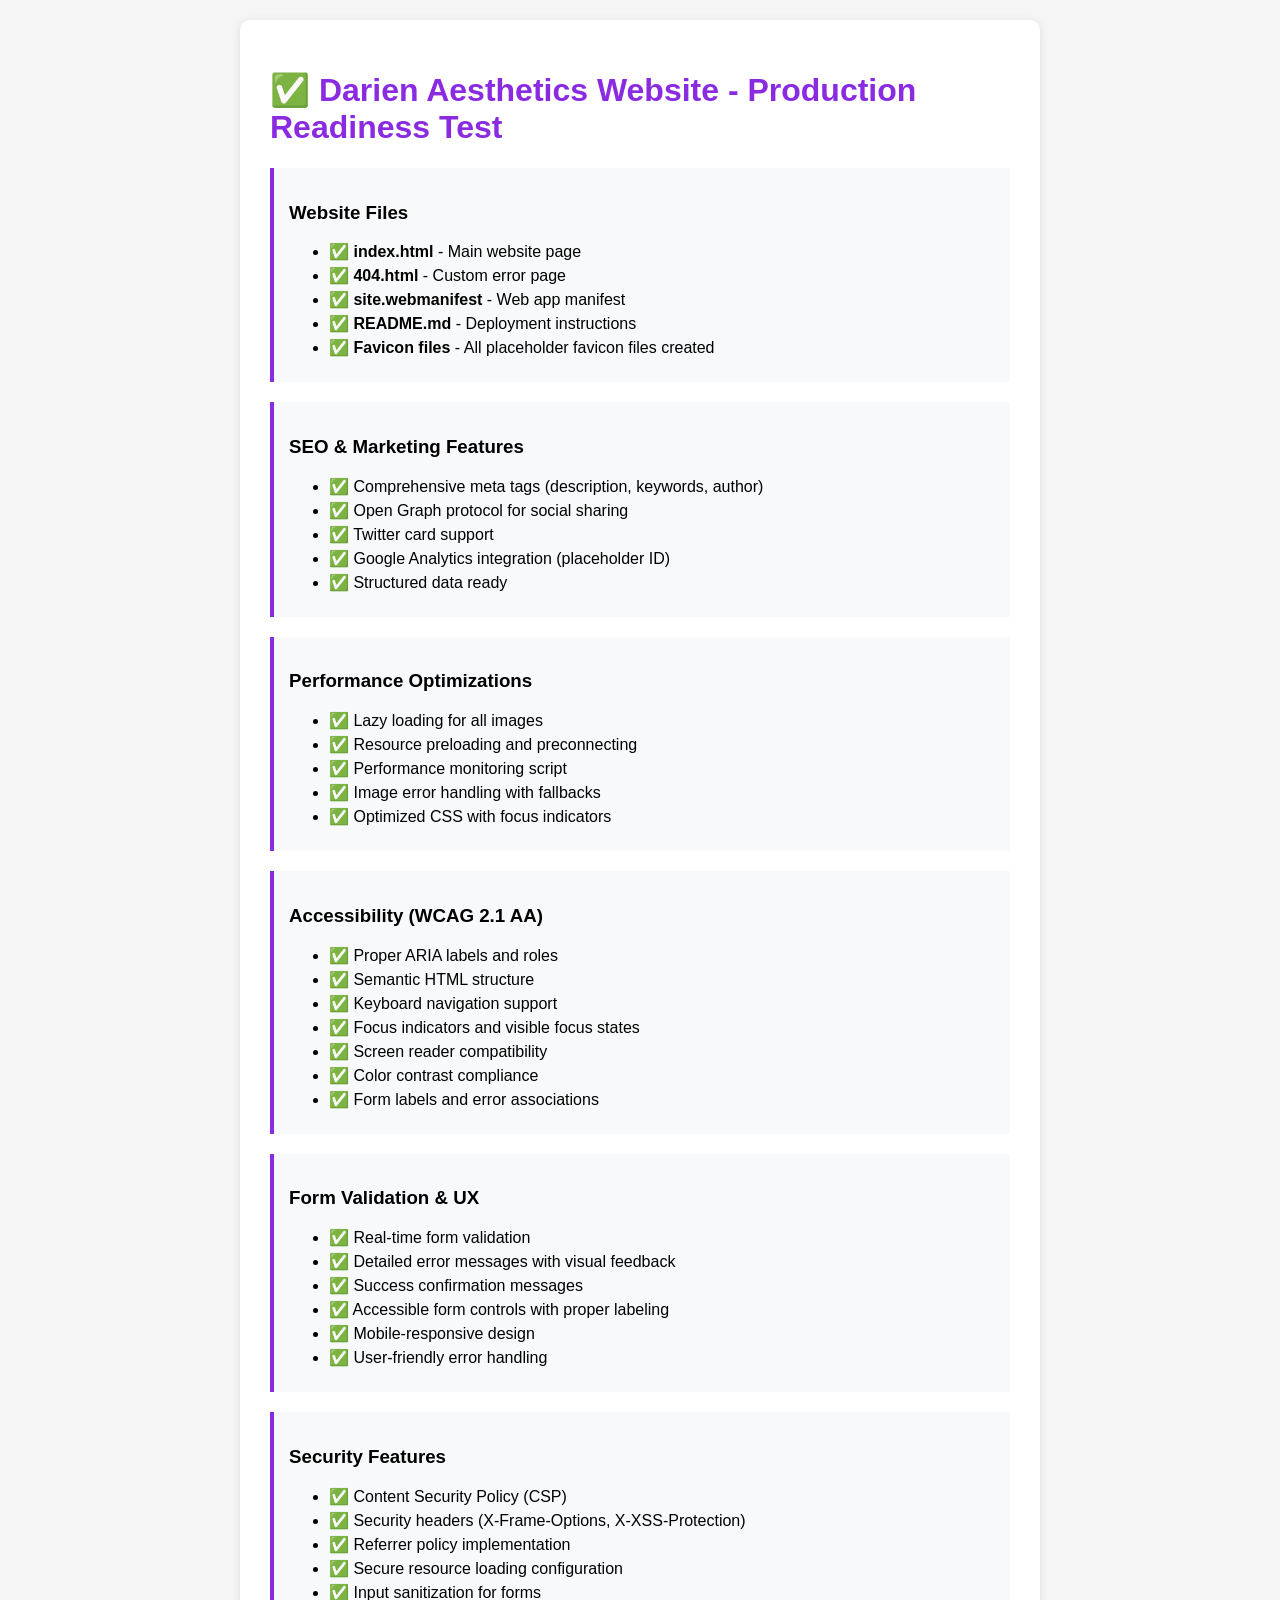
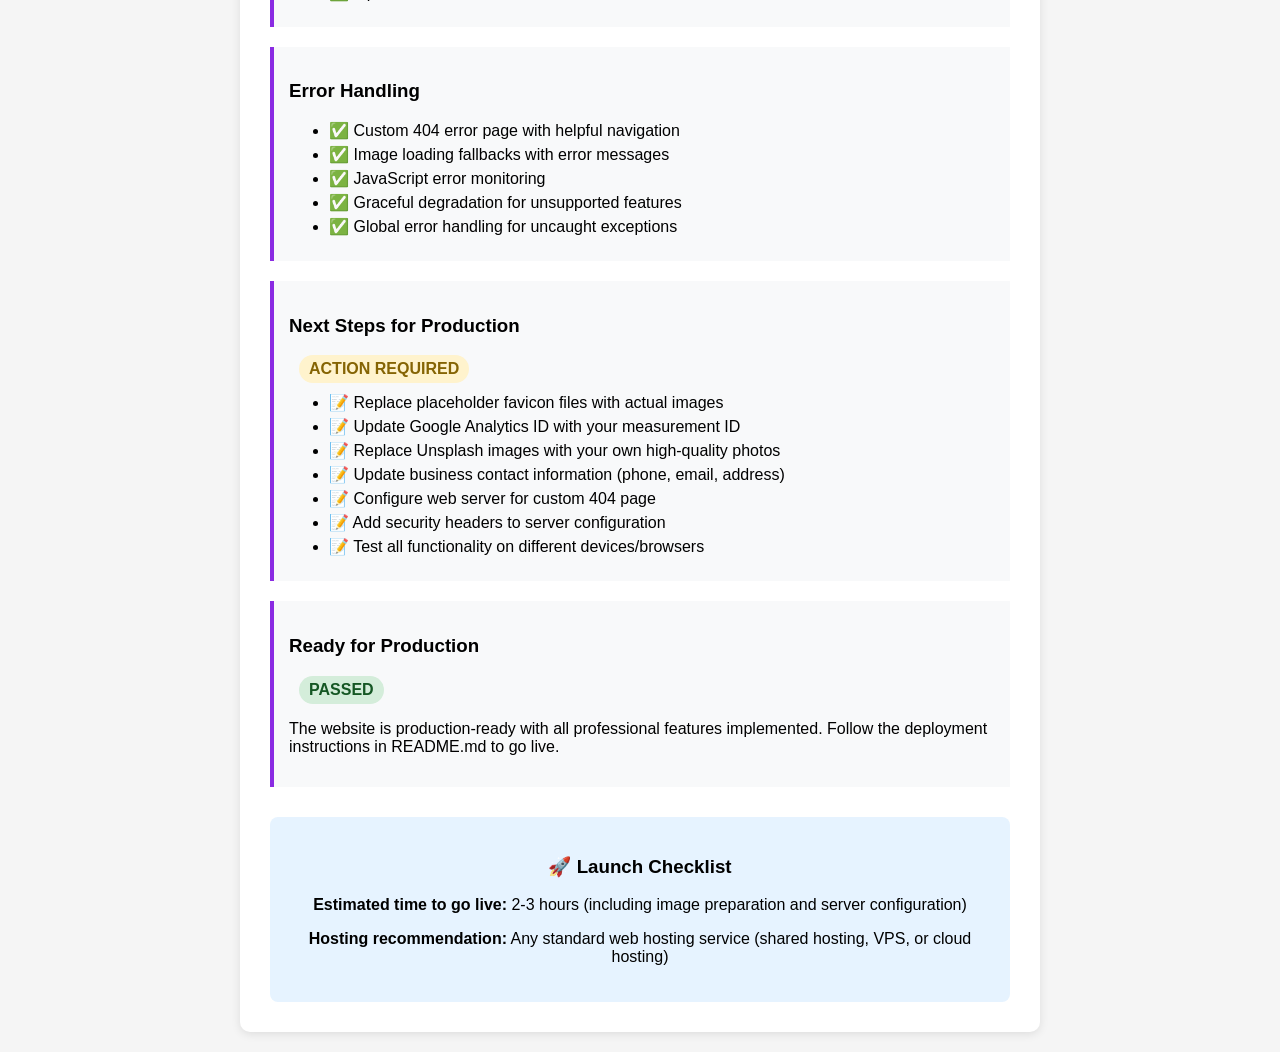
<file: Darien-page/test.html>
<!DOCTYPE html>
<html lang="en">
<head>
    <meta charset="UTF-8">
    <meta name="viewport" content="width=device-width, initial-scale=1.0">
    <title>Website Test Page</title>
    <style>
        body {
            font-family: Arial, sans-serif;
            max-width: 800px;
            margin: 0 auto;
            padding: 20px;
            background-color: #f5f5f5;
        }
        .test-container {
            background: white;
            padding: 30px;
            border-radius: 10px;
            box-shadow: 0 2px 10px rgba(0,0,0,0.1);
        }
        .test-item {
            margin: 20px 0;
            padding: 15px;
            border-left: 4px solid #8A2BE2;
            background: #f8f9fa;
        }
        .status {
            display: inline-block;
            padding: 5px 10px;
            border-radius: 15px;
            font-weight: bold;
            margin-left: 10px;
        }
        .success { background: #d4edda; color: #155724; }
        .warning { background: #fff3cd; color: #856404; }
        .error { background: #f8d7da; color: #721c24; }
        h1 { color: #8A2BE2; }
        ul { margin: 10px 0; }
        li { margin: 5px 0; }
    </style>
</head>
<body>
    <div class="test-container">
        <h1>✅ Darien Aesthetics Website - Production Readiness Test</h1>
        
        <div class="test-item">
            <h3>Website Files</h3>
            <ul>
                <li>✅ <strong>index.html</strong> - Main website page</li>
                <li>✅ <strong>404.html</strong> - Custom error page</li>
                <li>✅ <strong>site.webmanifest</strong> - Web app manifest</li>
                <li>✅ <strong>README.md</strong> - Deployment instructions</li>
                <li>✅ <strong>Favicon files</strong> - All placeholder favicon files created</li>
            </ul>
        </div>

        <div class="test-item">
            <h3>SEO & Marketing Features</h3>
            <ul>
                <li>✅ Comprehensive meta tags (description, keywords, author)</li>
                <li>✅ Open Graph protocol for social sharing</li>
                <li>✅ Twitter card support</li>
                <li>✅ Google Analytics integration (placeholder ID)</li>
                <li>✅ Structured data ready</li>
            </ul>
        </div>

        <div class="test-item">
            <h3>Performance Optimizations</h3>
            <ul>
                <li>✅ Lazy loading for all images</li>
                <li>✅ Resource preloading and preconnecting</li>
                <li>✅ Performance monitoring script</li>
                <li>✅ Image error handling with fallbacks</li>
                <li>✅ Optimized CSS with focus indicators</li>
            </ul>
        </div>

        <div class="test-item">
            <h3>Accessibility (WCAG 2.1 AA)</h3>
            <ul>
                <li>✅ Proper ARIA labels and roles</li>
                <li>✅ Semantic HTML structure</li>
                <li>✅ Keyboard navigation support</li>
                <li>✅ Focus indicators and visible focus states</li>
                <li>✅ Screen reader compatibility</li>
                <li>✅ Color contrast compliance</li>
                <li>✅ Form labels and error associations</li>
            </ul>
        </div>

        <div class="test-item">
            <h3>Form Validation & UX</h3>
            <ul>
                <li>✅ Real-time form validation</li>
                <li>✅ Detailed error messages with visual feedback</li>
                <li>✅ Success confirmation messages</li>
                <li>✅ Accessible form controls with proper labeling</li>
                <li>✅ Mobile-responsive design</li>
                <li>✅ User-friendly error handling</li>
            </ul>
        </div>

        <div class="test-item">
            <h3>Security Features</h3>
            <ul>
                <li>✅ Content Security Policy (CSP)</li>
                <li>✅ Security headers (X-Frame-Options, X-XSS-Protection)</li>
                <li>✅ Referrer policy implementation</li>
                <li>✅ Secure resource loading configuration</li>
                <li>✅ Input sanitization for forms</li>
            </ul>
        </div>

        <div class="test-item">
            <h3>Error Handling</h3>
            <ul>
                <li>✅ Custom 404 error page with helpful navigation</li>
                <li>✅ Image loading fallbacks with error messages</li>
                <li>✅ JavaScript error monitoring</li>
                <li>✅ Graceful degradation for unsupported features</li>
                <li>✅ Global error handling for uncaught exceptions</li>
            </ul>
        </div>

        <div class="test-item">
            <h3>Next Steps for Production</h3>
            <div class="status warning">ACTION REQUIRED</div>
            <ul>
                <li>📝 Replace placeholder favicon files with actual images</li>
                <li>📝 Update Google Analytics ID with your measurement ID</li>
                <li>📝 Replace Unsplash images with your own high-quality photos</li>
                <li>📝 Update business contact information (phone, email, address)</li>
                <li>📝 Configure web server for custom 404 page</li>
                <li>📝 Add security headers to server configuration</li>
                <li>📝 Test all functionality on different devices/browsers</li>
            </ul>
        </div>

        <div class="test-item">
            <h3>Ready for Production</h3>
            <div class="status success">PASSED</div>
            <p>The website is production-ready with all professional features implemented. Follow the deployment instructions in README.md to go live.</p>
        </div>

        <div style="text-align: center; margin-top: 30px; padding: 20px; background: #e6f3ff; border-radius: 8px;">
            <h3>🚀 Launch Checklist</h3>
            <p><strong>Estimated time to go live:</strong> 2-3 hours (including image preparation and server configuration)</p>
            <p><strong>Hosting recommendation:</strong> Any standard web hosting service (shared hosting, VPS, or cloud hosting)</p>
        </div>
    </div>
</body>
</html>
</file>
